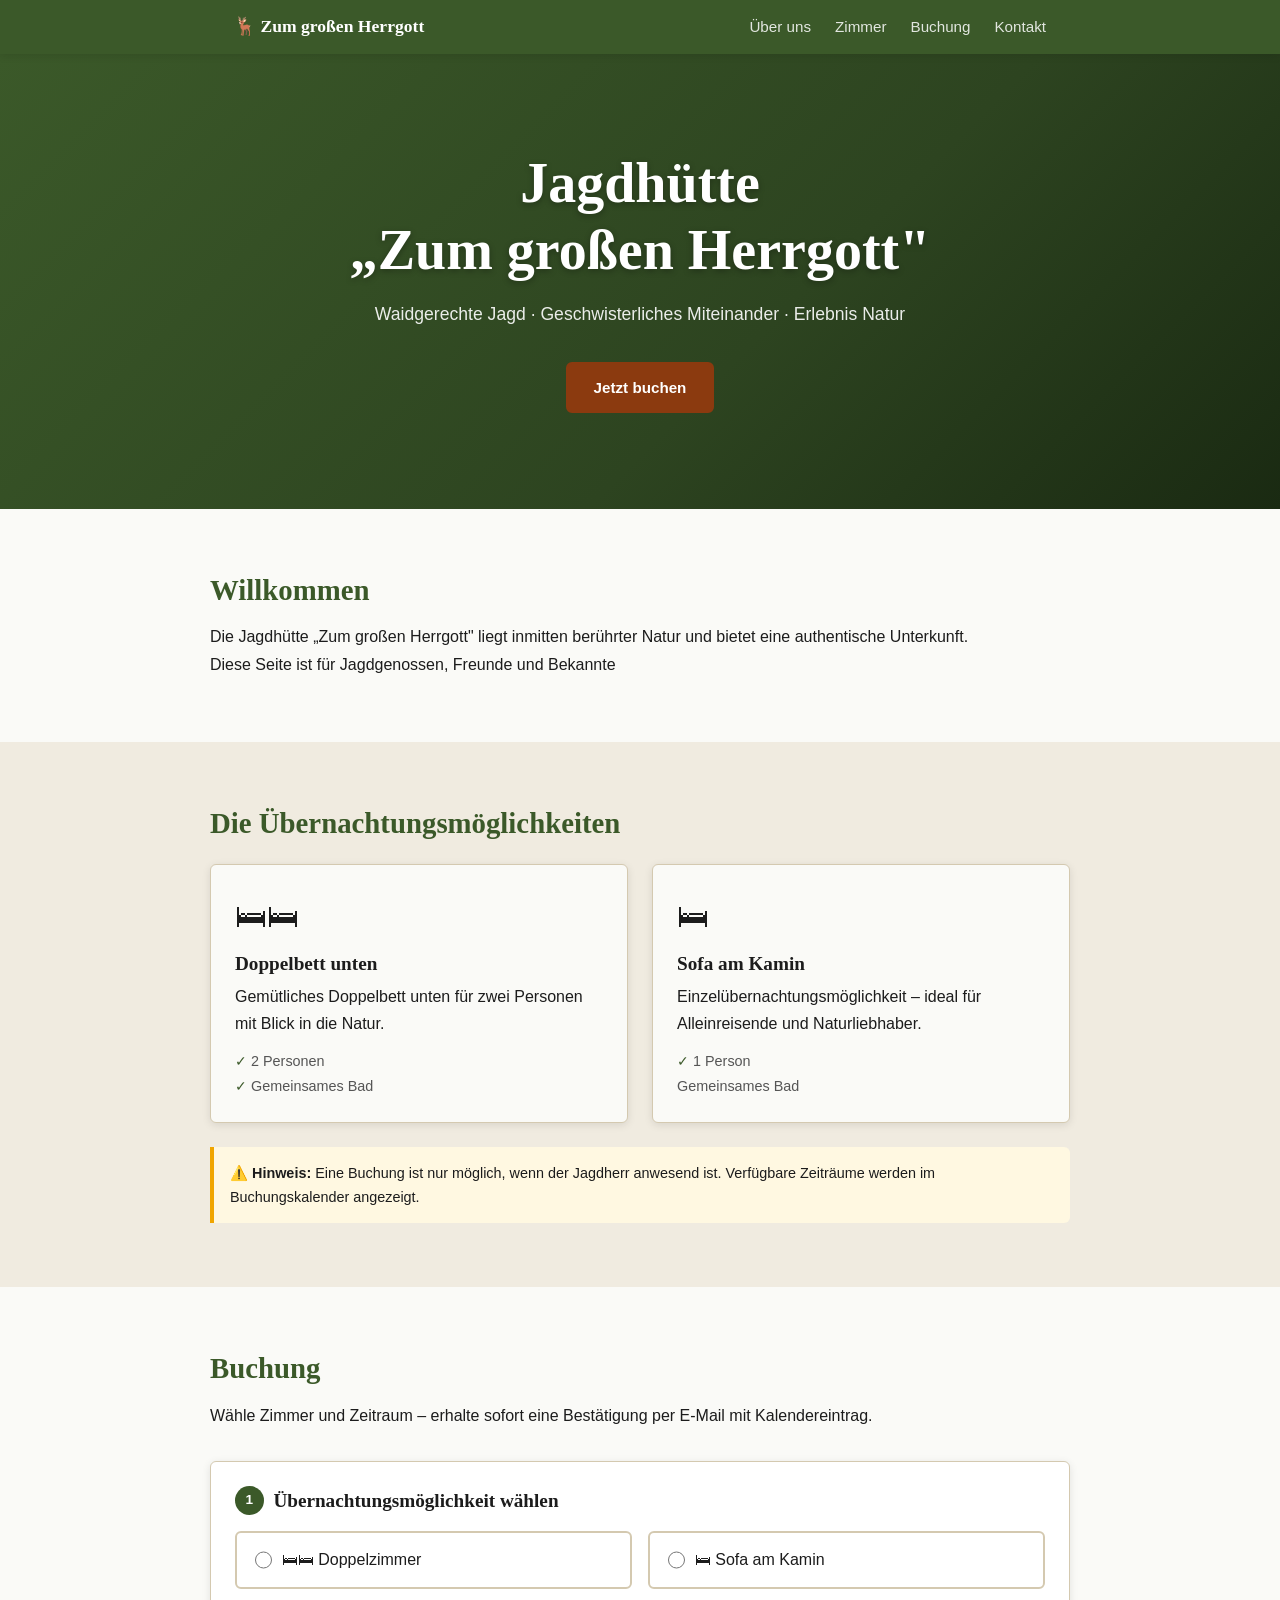
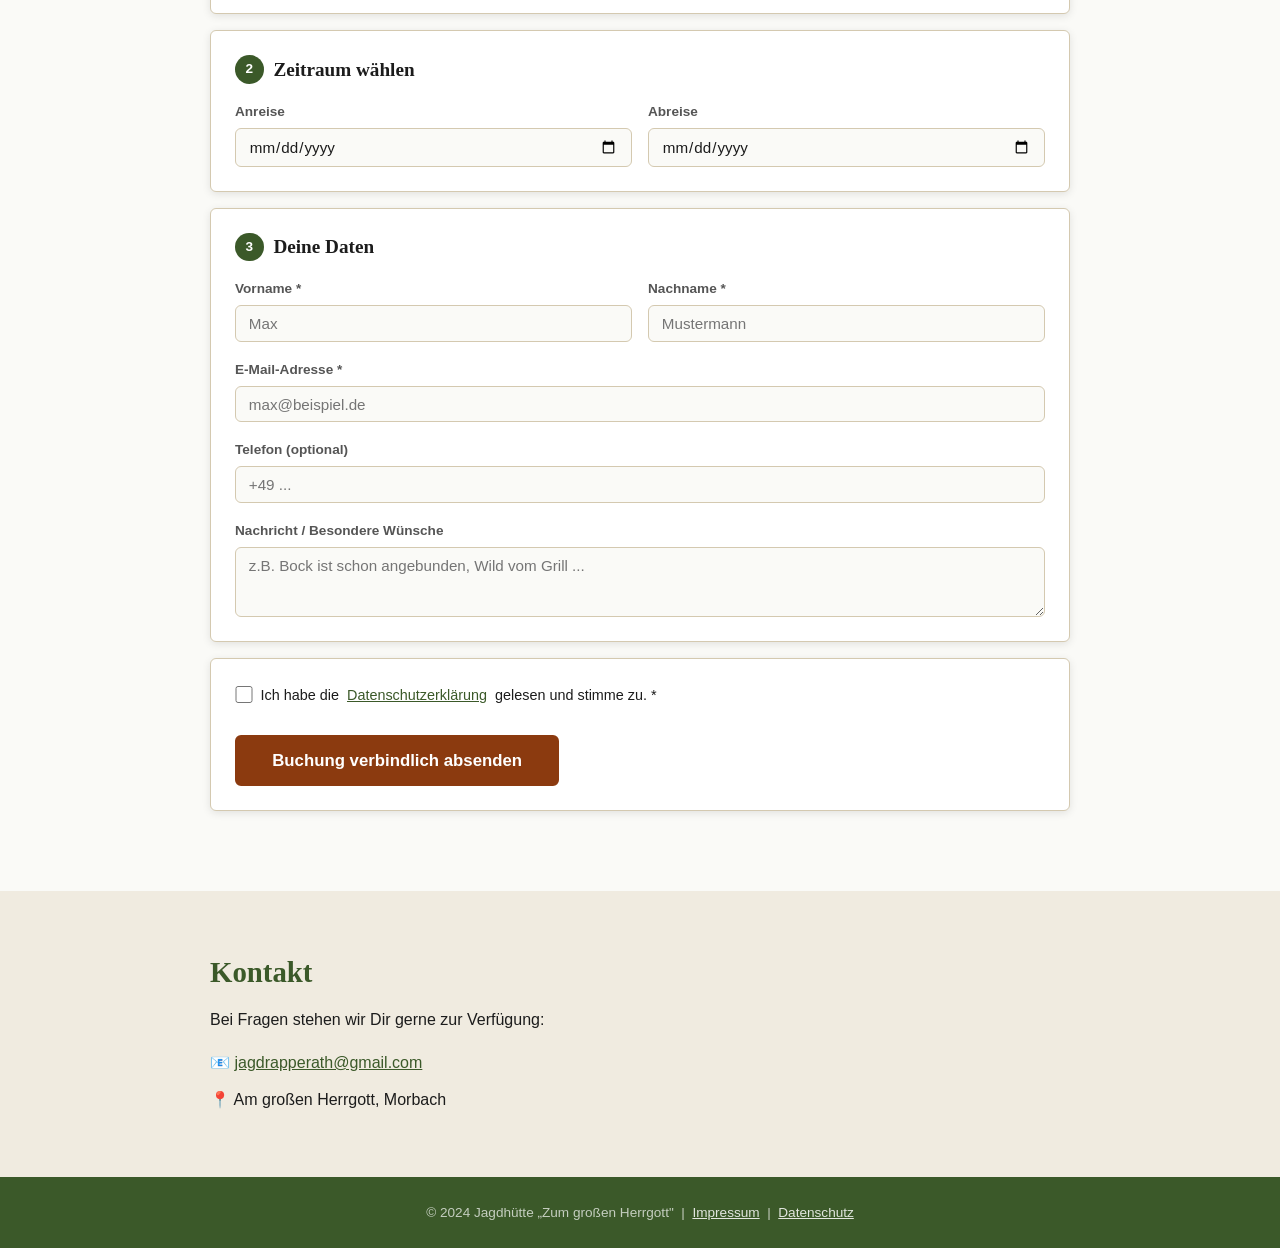
<file: index.html>
<!DOCTYPE html>
<html lang="de">
<head>
  <meta charset="UTF-8" />
  <meta name="viewport" content="width=device-width, initial-scale=1.0" />
  <title>Jagdhütte „Zum großen Herrgott"</title>
  <link rel="stylesheet" href="css/style.css" />
  <link rel="icon" type="image/svg+xml" href="data:image/svg+xml,<svg xmlns='http://www.w3.org/2000/svg' viewBox='0 0 100 100'><text y='.9em' font-size='90'>🦌</text></svg>" />
</head>
<body>

  <nav class="navbar">
    <div class="nav-inner">
      <a class="nav-logo" href="#top">🦌 Zum großen Herrgott</a>
      <ul class="nav-links">
        <li><a href="#ueber">Über uns</a></li>
        <li><a href="#zimmer">Zimmer</a></li>
        <li><a href="#buchung">Buchung</a></li>
        <li><a href="#kontakt">Kontakt</a></li>
      </ul>
    </div>
  </nav>

  <header class="hero" id="top">
    <div class="hero-content">
      <h1>Jagdhütte<br>„Zum großen Herrgott"</h1>
      <p>Waidgerechte Jagd · Geschwisterliches Miteinander · Erlebnis Natur</p>
      <a href="#buchung" class="btn btn-primary">Jetzt buchen</a>
    </div>
  </header>

  <section class="section" id="ueber">
    <div class="container">
      <h2>Willkommen</h2>
      <p>Die Jagdhütte „Zum großen Herrgott" liegt inmitten berührter Natur und bietet
         eine authentische Unterkunft.</p>
      <p>Diese Seite ist für Jagdgenossen, Freunde und Bekannte</p>
    </div>
  </section>

  <section class="section section-alt" id="zimmer">
    <div class="container">
      <h2>Die Übernachtungsmöglichkeiten</h2>
      <div class="zimmer-grid">
        <div class="zimmer-card">
          <div class="zimmer-icon">🛏🛏</div>
          <h3>Doppelbett unten</h3>
          <p>Gemütliches Doppelbett unten für zwei Personen mit Blick in die Natur.</p>
          <ul class="zimmer-features">
            <li>2 Personen</li>
            <li>Gemeinsames Bad</li>
          </ul>
        </div>
        <div class="zimmer-card">
          <div class="zimmer-icon">🛏</div>
          <h3>Sofa am Kamin</h3>
          <p>Einzelübernachtungsmöglichkeit – ideal für Alleinreisende und Naturliebhaber.</p>
          <ul class="zimmer-features">
            <li>1 Person</li
            <li>Gemeinsames Bad</li>
          </ul>
        </div>
      </div>
      <p class="hinweis">
        ⚠️ <strong>Hinweis:</strong> Eine Buchung ist nur möglich, wenn der Jagdherr anwesend ist.
        Verfügbare Zeiträume werden im Buchungskalender angezeigt.
      </p>
    </div>
  </section>

  <section class="section" id="buchung">
    <div class="container">
      <h2>Buchung</h2>
      <p>Wähle Zimmer und Zeitraum – erhalte sofort eine Bestätigung per E-Mail
         mit Kalendereintrag.</p>

      <div class="booking-wrapper">

        <div class="step">
          <h3><span class="step-num">1</span> Übernachtungsmöglichkeit wählen</h3>
          <div class="room-select-grid">
            <label class="room-option" id="opt-doppel">
              <input type="radio" name="zimmer" value="Doppelzimmer" />
              <span>🛏🛏 Doppelzimmer</span>
            </label>
            <label class="room-option" id="opt-einzel">
              <input type="radio" name="zimmer" value="Einzelzimmer" />
              <span>🛏 Sofa am Kamin</span>
            </label>
          </div>
        </div>

        <div class="step">
          <h3><span class="step-num">2</span> Zeitraum wählen</h3>
          <div class="date-inputs">
            <div class="field-group">
              <label for="arrival">Anreise</label>
              <input type="date" id="arrival" />
            </div>
            <div class="field-group">
              <label for="departure">Abreise</label>
              <input type="date" id="departure" />
            </div>
          </div>
          <div id="availability-msg" class="availability-msg" style="display:none;"></div>
        </div>

        <div class="step">
          <h3><span class="step-num">3</span> Deine Daten</h3>
          <div class="form-grid">
            <div class="field-group">
              <label for="vorname">Vorname *</label>
              <input type="text" id="vorname" placeholder="Max" />
            </div>
            <div class="field-group">
              <label for="nachname">Nachname *</label>
              <input type="text" id="nachname" placeholder="Mustermann" />
            </div>
            <div class="field-group full-width">
              <label for="email">E-Mail-Adresse *</label>
              <input type="email" id="email" placeholder="max@beispiel.de" />
            </div>
            <div class="field-group full-width">
              <label for="telefon">Telefon (optional)</label>
              <input type="tel" id="telefon" placeholder="+49 ..." />
            </div>
            <div class="field-group full-width">
              <label for="nachricht">Nachricht / Besondere Wünsche</label>
              <textarea id="nachricht" rows="3" placeholder="z.B. Bock ist schon angebunden, Wild vom Grill ..."></textarea>
            </div>
          </div>
        </div>

        <div class="step">
          <label class="checkbox-label">
            <input type="checkbox" id="datenschutz" />
            Ich habe die <a href="datenschutz.html" target="_blank">Datenschutzerklärung</a> gelesen und stimme zu. *
          </label>
          <button class="btn btn-primary btn-large" id="submit-btn" onclick="submitBooking()">
            Buchung verbindlich absenden
          </button>
          <div id="form-error" class="form-error" style="display:none;"></div>
        </div>

      </div>

      <div id="success-overlay" class="success-overlay" style="display:none;">
        <div class="success-box">
          <div class="success-icon">✅</div>
          <h3>Buchung bestätigt!</h3>
          <p id="success-text"></p>
          <p>Erhalte in Kürze eine Bestätigungs-E-Mail mit Kalendereintrag.</p>
          <button class="btn btn-outline" onclick="resetForm()">Neue Buchung</button>
        </div>
      </div>
    </div>
  </section>

  <section class="section section-alt" id="kontakt">
    <div class="container">
      <h2>Kontakt</h2>
      <p>Bei Fragen stehen wir Dir gerne zur Verfügung:</p>
      <div class="kontakt-info">
        <div>📧 <a href="mailto:IHRE_EMAIL@gmail.com">jagdrapperath@gmail.com</a></div>
        
        <div>📍 Am großen Herrgott, Morbach</div>
      </div>
    </div>
  </section>

  <footer class="footer">
    <div class="container">
      <p>© 2024 Jagdhütte „Zum großen Herrgott" &nbsp;|&nbsp;
        <a href="impressum.html">Impressum</a> &nbsp;|&nbsp;
        <a href="datenschutz.html">Datenschutz</a>
      </p>
    </div>
  </footer>

  <script src="js/booking.js"></script>
</body>
</html>
</file>
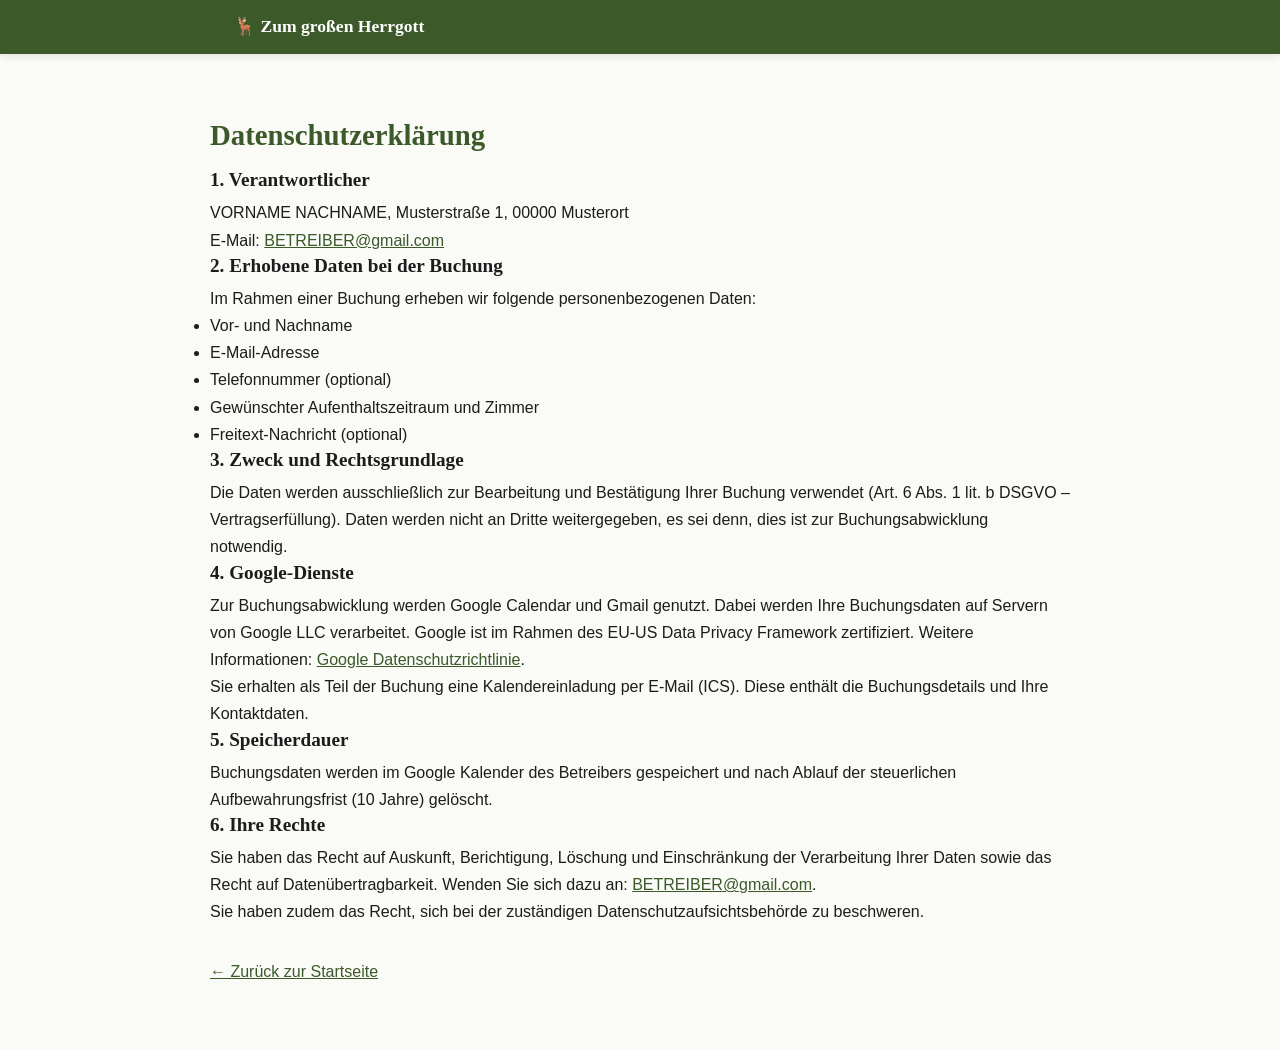
<file: datenschutz.html>
<!DOCTYPE html>
<html lang="de">
<head>
  <meta charset="UTF-8" />
  <meta name="viewport" content="width=device-width, initial-scale=1.0" />
  <title>Datenschutz – Jagdhütte „Zum großen Herrgott"</title>
  <link rel="stylesheet" href="css/style.css" />
</head>
<body>
  <nav class="navbar">
    <div class="nav-inner">
      <a class="nav-logo" href="index.html">🦌 Zum großen Herrgott</a>
    </div>
  </nav>

  <section class="section">
    <div class="container">
      <h2>Datenschutzerklärung</h2>

      <h3>1. Verantwortlicher</h3>
      <p>
        VORNAME NACHNAME, Musterstraße 1, 00000 Musterort<br />
        E-Mail: <a href="mailto:BETREIBER@gmail.com">BETREIBER@gmail.com</a>
      </p>

      <h3>2. Erhobene Daten bei der Buchung</h3>
      <p>
        Im Rahmen einer Buchung erheben wir folgende personenbezogenen Daten:
      </p>
      <ul>
        <li>Vor- und Nachname</li>
        <li>E-Mail-Adresse</li>
        <li>Telefonnummer (optional)</li>
        <li>Gewünschter Aufenthaltszeitraum und Zimmer</li>
        <li>Freitext-Nachricht (optional)</li>
      </ul>

      <h3>3. Zweck und Rechtsgrundlage</h3>
      <p>
        Die Daten werden ausschließlich zur Bearbeitung und Bestätigung Ihrer Buchung verwendet
        (Art. 6 Abs. 1 lit. b DSGVO – Vertragserfüllung). Daten werden nicht an Dritte
        weitergegeben, es sei denn, dies ist zur Buchungsabwicklung notwendig.
      </p>

      <h3>4. Google-Dienste</h3>
      <p>
        Zur Buchungsabwicklung werden Google Calendar und Gmail genutzt. Dabei werden Ihre
        Buchungsdaten auf Servern von Google LLC verarbeitet. Google ist im Rahmen des
        EU-US Data Privacy Framework zertifiziert. Weitere Informationen:
        <a href="https://policies.google.com/privacy" target="_blank" rel="noopener">Google Datenschutzrichtlinie</a>.
      </p>
      <p>
        Sie erhalten als Teil der Buchung eine Kalendereinladung per E-Mail (ICS). Diese
        enthält die Buchungsdetails und Ihre Kontaktdaten.
      </p>

      <h3>5. Speicherdauer</h3>
      <p>
        Buchungsdaten werden im Google Kalender des Betreibers gespeichert und nach Ablauf
        der steuerlichen Aufbewahrungsfrist (10 Jahre) gelöscht.
      </p>

      <h3>6. Ihre Rechte</h3>
      <p>
        Sie haben das Recht auf Auskunft, Berichtigung, Löschung und Einschränkung der
        Verarbeitung Ihrer Daten sowie das Recht auf Datenübertragbarkeit.
        Wenden Sie sich dazu an: <a href="mailto:BETREIBER@gmail.com">BETREIBER@gmail.com</a>.
      </p>
      <p>
        Sie haben zudem das Recht, sich bei der zuständigen Datenschutzaufsichtsbehörde
        zu beschweren.
      </p>

      <p style="margin-top:2rem"><a href="index.html">← Zurück zur Startseite</a></p>
    </div>
  </section>
</body>
</html>
</file>
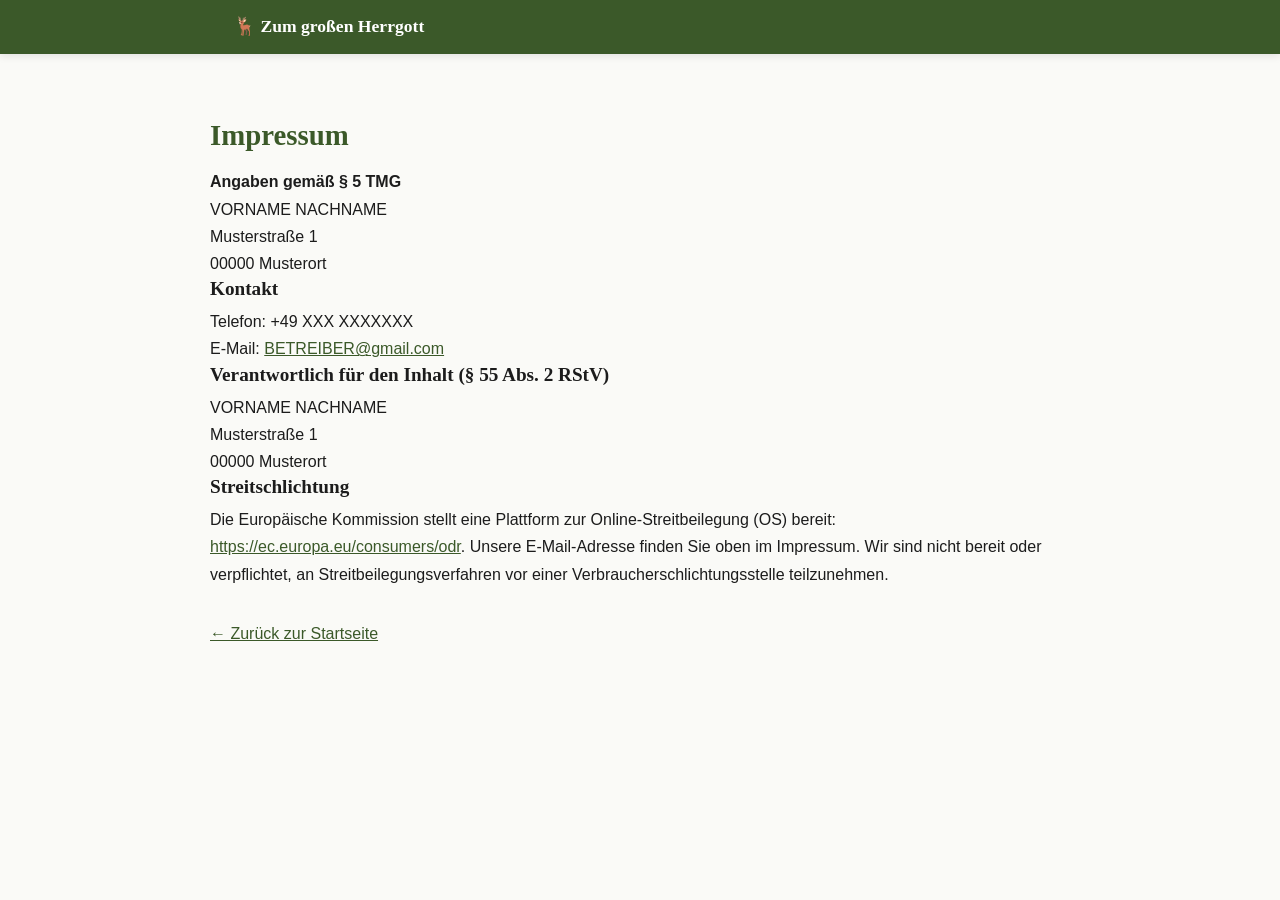
<file: impressum.html>
<!DOCTYPE html>
<html lang="de">
<head>
  <meta charset="UTF-8" />
  <meta name="viewport" content="width=device-width, initial-scale=1.0" />
  <title>Impressum – Jagdhütte „Zum großen Herrgott"</title>
  <link rel="stylesheet" href="css/style.css" />
</head>
<body>
  <nav class="navbar">
    <div class="nav-inner">
      <a class="nav-logo" href="index.html">🦌 Zum großen Herrgott</a>
    </div>
  </nav>

  <section class="section">
    <div class="container">
      <h2>Impressum</h2>
      <p><strong>Angaben gemäß § 5 TMG</strong></p>

      <p>
        VORNAME NACHNAME<br />
        Musterstraße 1<br />
        00000 Musterort
      </p>

      <h3>Kontakt</h3>
      <p>
        Telefon: +49 XXX XXXXXXX<br />
        E-Mail: <a href="mailto:BETREIBER@gmail.com">BETREIBER@gmail.com</a>
      </p>

      <h3>Verantwortlich für den Inhalt (§ 55 Abs. 2 RStV)</h3>
      <p>
        VORNAME NACHNAME<br />
        Musterstraße 1<br />
        00000 Musterort
      </p>

      <h3>Streitschlichtung</h3>
      <p>
        Die Europäische Kommission stellt eine Plattform zur Online-Streitbeilegung (OS) bereit:
        <a href="https://ec.europa.eu/consumers/odr" target="_blank" rel="noopener">https://ec.europa.eu/consumers/odr</a>.
        Unsere E-Mail-Adresse finden Sie oben im Impressum. Wir sind nicht bereit oder verpflichtet,
        an Streitbeilegungsverfahren vor einer Verbraucherschlichtungsstelle teilzunehmen.
      </p>

      <p style="margin-top:2rem"><a href="index.html">← Zurück zur Startseite</a></p>
    </div>
  </section>
</body>
</html>
</file>
<file: css/style.css>
/* =============================================
   JAGDHÜTTE „ZUM GROSSEN HERRGOTT" – Stylesheet
   Wartbar: CSS Custom Properties für alle Farben/Abstände
   ============================================= */

:root {
  --color-bg:        #FAFAF7;
  --color-bg-alt:    #F0EBE0;
  --color-text:      #1C1C1C;
  --color-text-muted:#555;
  --color-primary:   #3B5929;   /* Dunkelgrün */
  --color-primary-h: #2D4420;
  --color-accent:    #8B3A0F;   /* Rost/Braun */
  --color-border:    #D4C9B0;
  --color-success:   #2E7D32;
  --color-error:     #C62828;

  --font-display: Georgia, 'Times New Roman', serif;
  --font-body:    -apple-system, BlinkMacSystemFont, 'Segoe UI', sans-serif;

  --radius:  6px;
  --shadow:  0 2px 8px rgba(0,0,0,0.10);

  --section-pad: 4rem 1.5rem;
  --container-max: 860px;
}

/* ===== RESET & BASE ===== */
*, *::before, *::after { box-sizing: border-box; margin: 0; padding: 0; }

html { scroll-behavior: smooth; }

body {
  font-family: var(--font-body);
  background: var(--color-bg);
  color: var(--color-text);
  line-height: 1.7;
  font-size: 1rem;
}

h1, h2, h3 { font-family: var(--font-display); line-height: 1.2; }
h2 { font-size: 1.8rem; margin-bottom: 1rem; color: var(--color-primary); }
h3 { font-size: 1.2rem; margin-bottom: .5rem; }

a { color: var(--color-primary); }
a:hover { color: var(--color-accent); }

/* ===== LAYOUT HELPERS ===== */
.container { max-width: var(--container-max); margin: 0 auto; }

.section { padding: var(--section-pad); }
.section-alt { background: var(--color-bg-alt); }

/* ===== NAVBAR ===== */
.navbar {
  position: sticky; top: 0; z-index: 100;
  background: var(--color-primary);
  box-shadow: var(--shadow);
}
.nav-inner {
  max-width: var(--container-max);
  margin: 0 auto;
  padding: .75rem 1.5rem;
  display: flex;
  align-items: center;
  justify-content: space-between;
  flex-wrap: wrap;
  gap: .5rem;
}
.nav-logo {
  color: #fff;
  text-decoration: none;
  font-family: var(--font-display);
  font-size: 1.1rem;
  font-weight: bold;
}
.nav-links {
  list-style: none;
  display: flex;
  gap: 1.5rem;
}
.nav-links a { color: rgba(255,255,255,.85); text-decoration: none; font-size: .95rem; }
.nav-links a:hover { color: #fff; }

/* ===== HERO ===== */
.hero {
  background: linear-gradient(135deg, var(--color-primary) 0%, #2D4420 60%, #1a2a12 100%);
  color: #fff;
  padding: 6rem 1.5rem;
  text-align: center;
}
.hero h1 {
  font-size: clamp(2rem, 6vw, 3.5rem);
  margin-bottom: 1rem;
  text-shadow: 0 2px 6px rgba(0,0,0,.3);
}
.hero p { font-size: 1.1rem; margin-bottom: 2rem; opacity: .9; }

/* ===== BUTTONS ===== */
.btn {
  display: inline-block;
  padding: .65rem 1.6rem;
  border-radius: var(--radius);
  font-size: .95rem;
  font-family: var(--font-body);
  font-weight: 600;
  cursor: pointer;
  text-decoration: none;
  border: 2px solid transparent;
  transition: background .15s, color .15s, border-color .15s;
}
.btn-primary {
  background: var(--color-accent);
  color: #fff;
  border-color: var(--color-accent);
}
.btn-primary:hover { background: #6e2d09; border-color: #6e2d09; color: #fff; }
.btn-outline {
  background: transparent;
  color: var(--color-primary);
  border-color: var(--color-primary);
}
.btn-outline:hover { background: var(--color-primary); color: #fff; }
.btn-large { padding: .85rem 2.2rem; font-size: 1.05rem; margin-top: 1.2rem; }

/* ===== ZIMMER ===== */
.zimmer-grid {
  display: grid;
  grid-template-columns: repeat(auto-fit, minmax(240px, 1fr));
  gap: 1.5rem;
  margin: 1.5rem 0;
}
.zimmer-card {
  background: var(--color-bg);
  border: 1px solid var(--color-border);
  border-radius: var(--radius);
  padding: 1.5rem;
  box-shadow: var(--shadow);
}
.zimmer-icon { font-size: 2rem; margin-bottom: .5rem; }
.zimmer-features {
  list-style: none;
  margin-top: .75rem;
  font-size: .9rem;
  color: var(--color-text-muted);
}
.zimmer-features li::before { content: "✓ "; color: var(--color-primary); }

.hinweis {
  background: #fff8e1;
  border-left: 4px solid #f0a500;
  padding: .85rem 1rem;
  border-radius: 0 var(--radius) var(--radius) 0;
  font-size: .9rem;
  margin-top: 1.5rem;
}

/* ===== BUCHUNGSFORMULAR ===== */
.booking-wrapper { margin-top: 2rem; }

.step {
  background: #fff;
  border: 1px solid var(--color-border);
  border-radius: var(--radius);
  padding: 1.5rem;
  margin-bottom: 1rem;
  box-shadow: var(--shadow);
}
.step h3 { display: flex; align-items: center; gap: .6rem; margin-bottom: 1rem; }

.step-num {
  display: inline-flex;
  align-items: center;
  justify-content: center;
  width: 1.8rem; height: 1.8rem;
  background: var(--color-primary);
  color: #fff;
  border-radius: 50%;
  font-size: .85rem;
  font-family: var(--font-body);
  font-weight: 700;
  flex-shrink: 0;
}

/* Zimmer-Radio-Auswahl */
.room-select-grid { display: flex; gap: 1rem; flex-wrap: wrap; }
.room-option {
  flex: 1 1 160px;
  display: flex;
  align-items: center;
  gap: .6rem;
  padding: .85rem 1.1rem;
  border: 2px solid var(--color-border);
  border-radius: var(--radius);
  cursor: pointer;
  transition: border-color .15s, background .15s;
  font-size: 1rem;
}
.room-option:hover { border-color: var(--color-primary); }
.room-option input[type="radio"] { accent-color: var(--color-primary); width: 1.1rem; height: 1.1rem; }
.room-option.selected { border-color: var(--color-primary); background: #eaf0e5; }

/* Datum-Inputs */
.date-inputs { display: flex; gap: 1rem; flex-wrap: wrap; }
.date-inputs .field-group { flex: 1 1 180px; }

/* Formularfelder */
.form-grid {
  display: grid;
  grid-template-columns: 1fr 1fr;
  gap: 1rem;
}
.full-width { grid-column: 1 / -1; }

.field-group { display: flex; flex-direction: column; gap: .3rem; }
.field-group label { font-size: .85rem; font-weight: 600; color: var(--color-text-muted); }

input[type="text"],
input[type="email"],
input[type="tel"],
input[type="date"],
textarea {
  padding: .55rem .8rem;
  border: 1px solid var(--color-border);
  border-radius: var(--radius);
  font-size: .95rem;
  font-family: var(--font-body);
  background: var(--color-bg);
  color: var(--color-text);
  transition: border-color .15s;
  width: 100%;
}
input:focus, textarea:focus {
  outline: none;
  border-color: var(--color-primary);
  box-shadow: 0 0 0 3px rgba(59,89,41,.12);
}
textarea { resize: vertical; }

/* Verfügbarkeitsmeldung */
.availability-msg {
  margin-top: .75rem;
  padding: .6rem .9rem;
  border-radius: var(--radius);
  font-size: .9rem;
  font-weight: 600;
}
.availability-msg.available   { background: #e8f5e9; color: var(--color-success); border: 1px solid #a5d6a7; }
.availability-msg.unavailable { background: #ffebee; color: var(--color-error);   border: 1px solid #ef9a9a; }
.availability-msg.loading     { background: #f5f5f5; color: #666; border: 1px solid #ddd; }

/* Datenschutz-Checkbox */
.checkbox-label {
  display: flex;
  align-items: flex-start;
  gap: .5rem;
  font-size: .9rem;
  cursor: pointer;
  margin-bottom: .5rem;
}
.checkbox-label input[type="checkbox"] {
  width: 1.1rem;
  height: 1.1rem;
  accent-color: var(--color-primary);
  margin-top: .15rem;
  flex-shrink: 0;
}

/* Fehleranzeige */
.form-error {
  margin-top: .75rem;
  padding: .65rem .9rem;
  background: #ffebee;
  color: var(--color-error);
  border: 1px solid #ef9a9a;
  border-radius: var(--radius);
  font-size: .9rem;
}

/* Erfolgs-Overlay */
.success-overlay {
  background: rgba(255,255,255,.97);
  border: 1px solid var(--color-border);
  border-radius: var(--radius);
  padding: 2.5rem 2rem;
  text-align: center;
  box-shadow: var(--shadow);
  margin-top: 1rem;
}
.success-icon { font-size: 3rem; margin-bottom: 1rem; }
.success-box h3 { font-size: 1.5rem; color: var(--color-success); margin-bottom: .75rem; }
.success-box p { color: var(--color-text-muted); margin-bottom: .5rem; }

/* ===== KONTAKT ===== */
.kontakt-info {
  display: flex;
  flex-direction: column;
  gap: .6rem;
  margin-top: 1rem;
  font-size: 1rem;
}
.kontakt-info a { color: var(--color-primary); }

/* ===== FOOTER ===== */
.footer {
  background: var(--color-primary);
  color: rgba(255,255,255,.7);
  text-align: center;
  padding: 1.5rem;
  font-size: .85rem;
}
.footer a { color: rgba(255,255,255,.85); }
.footer a:hover { color: #fff; }

/* ===== RESPONSIVE ===== */
@media (max-width: 600px) {
  .form-grid { grid-template-columns: 1fr; }
  .full-width { grid-column: 1; }
  .hero { padding: 4rem 1.2rem; }
  .nav-links { gap: 1rem; }
}

/* ===== LOADING-SPINNER für Buttons ===== */
.btn.loading {
  opacity: .7;
  cursor: not-allowed;
  pointer-events: none;
}
.btn.loading::after {
  content: " ⏳";
}
</file>
